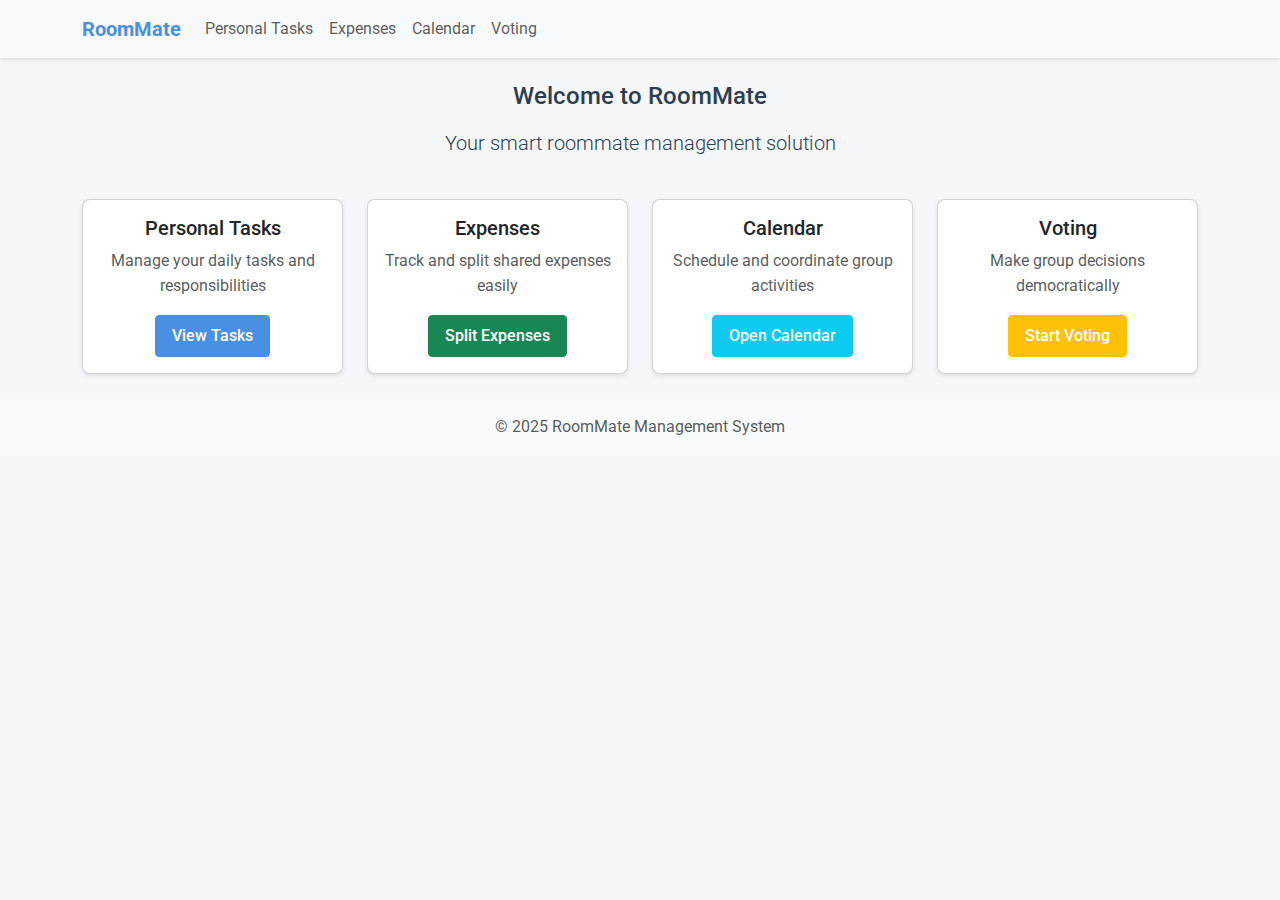
<file: index.html>
<!DOCTYPE html>
<html lang="en">
<head>
    <meta charset="UTF-8">
    <meta name="viewport" content="width=device-width, initial-scale=1.0">
    <meta name="authors" content="Tao Li (tct7yn), Zhiyuan Chang (vgs3qt)">
    <meta name="url" content="https://cs4640.cs.virginia.edu/tct7yn/project/">
    <title>Roommate Management System</title>
    <!-- Bootstrap CSS -->
    <link href="https://cdn.jsdelivr.net/npm/bootstrap@5.3.0/dist/css/bootstrap.min.css" rel="stylesheet">
    <!-- Custom CSS -->
    <link href="styles/main.css" rel="stylesheet">
    <!-- Google Fonts -->
    <link href="https://fonts.googleapis.com/css2?family=Roboto:wght@300;400;500;700&display=swap" rel="stylesheet">
</head>

<body>
    <!-- Navigation -->
    <nav class="navbar navbar-expand-lg navbar-light bg-light">
        <div class="container">
            <a class="navbar-brand" href="#">RoomMate</a>
            <button class="navbar-toggler" type="button" data-bs-toggle="collapse" data-bs-target="#navbarNav">
                <span class="navbar-toggler-icon"></span>
            </button>
            <div class="collapse navbar-collapse" id="navbarNav">
                <ul class="navbar-nav">
                    <li class="nav-item">
                        <a class="nav-link" href="pages/tasks.html">Personal Tasks</a>
                    </li>
                    <li class="nav-item">
                        <a class="nav-link" href="pages/expenses.html">Expenses</a>
                    </li>
                    <li class="nav-item">
                        <a class="nav-link" href="pages/calendar.html">Calendar</a>
                    </li>
                    <li class="nav-item">
                        <a class="nav-link" href="pages/voting.html">Voting</a>
                    </li>
                </ul>
            </div>
        </div>
    </nav>

    <!-- Main Content -->
    <main class="container mt-4">
        <div class="row">
            <div class="col-md-8 offset-md-2 text-center mb-4">
                <h1>Welcome to RoomMate</h1>
                <p class="lead">Your smart roommate management solution</p>
            </div>
        </div>
        <div class="row justify-content-center">
            <div class="col-md-3">
                <a href="pages/tasks.html" class="card text-decoration-none mb-4">
                    <div class="card-body text-center">
                        <h2 class="card-title">Personal Tasks</h2>
                        <p class="card-text text-muted">Manage your daily tasks and responsibilities</p>
                        <span class="btn btn-primary">View Tasks</span>
                    </div>
                </a>
            </div>
            <div class="col-md-3">
                <a href="pages/expenses.html" class="card text-decoration-none mb-4">
                    <div class="card-body text-center">
                        <h2 class="card-title">Expenses</h2>
                        <p class="card-text text-muted">Track and split shared expenses easily</p>
                        <span class="btn btn-success">Split Expenses</span>
                    </div>
                </a>
            </div>
            <div class="col-md-3">
                <a href="pages/calendar.html" class="card text-decoration-none mb-4">
                    <div class="card-body text-center">
                        <h2 class="card-title">Calendar</h2>
                        <p class="card-text text-muted">Schedule and coordinate group activities</p>
                        <span class="btn btn-info text-white">Open Calendar</span>
                    </div>
                </a>
            </div>
            <div class="col-md-3">
                <a href="pages/voting.html" class="card text-decoration-none mb-4">
                    <div class="card-body text-center">
                        <h2 class="card-title">Voting</h2>
                        <p class="card-text text-muted">Make group decisions democratically</p>
                        <span class="btn btn-warning text-white">Start Voting</span>
                    </div>
                </a>
            </div>
        </div>
    </main>

    <!-- Footer -->
    <footer class="footer mt-auto py-3 bg-light">
        <div class="container text-center">
            <span class="text-muted">© 2025 RoomMate Management System</span>
        </div>
    </footer>

    <!-- Bootstrap JS -->
    <script src="https://cdn.jsdelivr.net/npm/bootstrap@5.3.0/dist/js/bootstrap.bundle.min.js"></script>
</body>
</html>
</file>
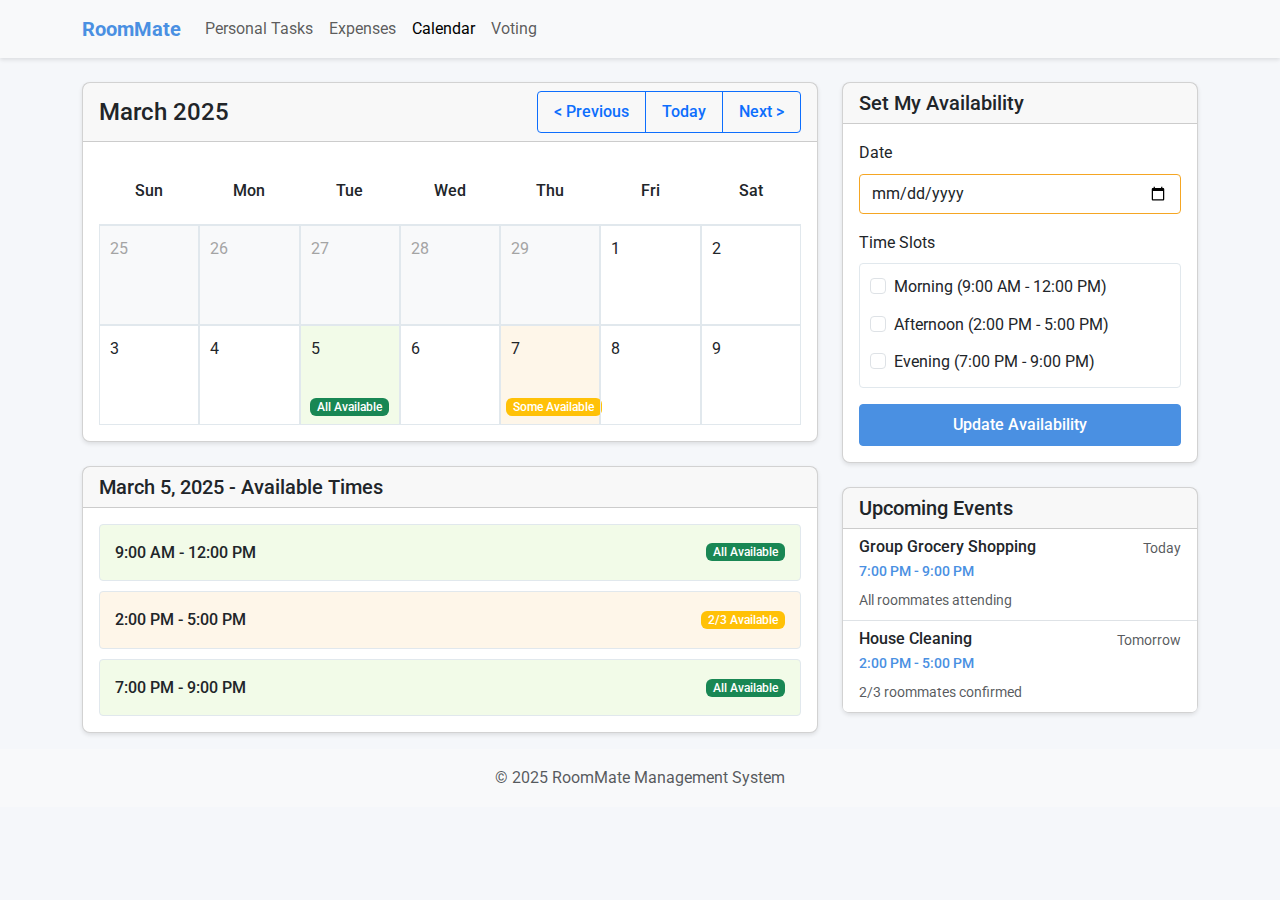
<file: pages/calendar.html>
<!DOCTYPE html>
<html lang="en">
<head>
    <meta charset="UTF-8">
    <meta name="viewport" content="width=device-width, initial-scale=1.0">
    <meta name="authors" content="Tao Li (tct7yn), Zhiyuan Chang (vgs3qt)">
    <title>Shared Calendar - RoomMate</title>
    <link href="https://cdn.jsdelivr.net/npm/bootstrap@5.3.0/dist/css/bootstrap.min.css" rel="stylesheet">
    <link href="../styles/main.css" rel="stylesheet">
    <link href="https://fonts.googleapis.com/css2?family=Roboto:wght@300;400;500;700&display=swap" rel="stylesheet">
</head>
<body>
    <!-- Navigation -->
    <nav class="navbar navbar-expand-lg navbar-light bg-light">
        <div class="container">
            <a class="navbar-brand" href="../index.html">RoomMate</a>
            <button class="navbar-toggler" type="button" data-bs-toggle="collapse" data-bs-target="#navbarNav">
                <span class="navbar-toggler-icon"></span>
            </button>
            <div class="collapse navbar-collapse" id="navbarNav">
                <ul class="navbar-nav">
                    <li class="nav-item">
                        <a class="nav-link" href="tasks.html">Personal Tasks</a>
                    </li>
                    <li class="nav-item">
                        <a class="nav-link" href="expenses.html">Expenses</a>
                    </li>
                    <li class="nav-item">
                        <a class="nav-link active" href="calendar.html">Calendar</a>
                    </li>
                    <li class="nav-item">
                        <a class="nav-link" href="voting.html">Voting</a>
                    </li>
                </ul>
            </div>
        </div>
    </nav>

    <!-- Main Content -->
    <main class="container mt-4">
        <div class="row">
            <!-- Calendar View -->
            <div class="col-md-8">
                <div class="card">
                    <div class="card-header d-flex justify-content-between align-items-center">
                        <h1 class="mb-0">March 2025</h1>
                        <div class="btn-group">
                            <button class="btn btn-outline-primary">&lt; Previous</button>
                            <button class="btn btn-outline-primary">Today</button>
                            <button class="btn btn-outline-primary">Next &gt;</button>
                        </div>
                    </div>
                    <div class="card-body">
                        <!-- Calendar Grid -->
                        <div class="calendar-grid">
                            <!-- Week Days -->
                            <div class="calendar-header">
                                <div class="calendar-cell">Sun</div>
                                <div class="calendar-cell">Mon</div>
                                <div class="calendar-cell">Tue</div>
                                <div class="calendar-cell">Wed</div>
                                <div class="calendar-cell">Thu</div>
                                <div class="calendar-cell">Fri</div>
                                <div class="calendar-cell">Sat</div>
                            </div>
                            <!-- Calendar Days -->
                            <div class="calendar-body">
                                <div class="calendar-row">
                                    <div class="calendar-day prev-month">25</div>
                                    <div class="calendar-day prev-month">26</div>
                                    <div class="calendar-day prev-month">27</div>
                                    <div class="calendar-day prev-month">28</div>
                                    <div class="calendar-day prev-month">29</div>
                                    <div class="calendar-day">1</div>
                                    <div class="calendar-day">2</div>
                                </div>
                                <div class="calendar-row">
                                    <div class="calendar-day">3</div>
                                    <div class="calendar-day">4</div>
                                    <div class="calendar-day available">5
                                        <div class="availability-indicator">
                                            <span class="badge bg-success">All Available</span>
                                        </div>
                                    </div>
                                    <div class="calendar-day">6</div>
                                    <div class="calendar-day partial">7
                                        <div class="availability-indicator">
                                            <span class="badge bg-warning">Some Available</span>
                                        </div>
                                    </div>
                                    <div class="calendar-day">8</div>
                                    <div class="calendar-day">9</div>
                                </div>
                                <!-- More weeks... -->
                            </div>
                        </div>
                    </div>
                </div>

                <!-- Time Slots -->
                <div class="card mt-4">
                    <div class="card-header">
                        <h2 class="mb-0">March 5, 2025 - Available Times</h2>
                    </div>
                    <div class="card-body">
                        <div class="time-slots">
                            <div class="time-slot available">
                                <span class="time">9:00 AM - 12:00 PM</span>
                                <span class="badge bg-success">All Available</span>
                            </div>
                            <div class="time-slot partial">
                                <span class="time">2:00 PM - 5:00 PM</span>
                                <span class="badge bg-warning">2/3 Available</span>
                            </div>
                            <div class="time-slot available">
                                <span class="time">7:00 PM - 9:00 PM</span>
                                <span class="badge bg-success">All Available</span>
                            </div>
                        </div>
                    </div>
                </div>
            </div>

            <!-- Sidebar -->
            <div class="col-md-4">
                <!-- My Availability -->
                <div class="card">
                    <div class="card-header">
                        <h2 class="mb-0">Set My Availability</h2>
                    </div>
                    <div class="card-body">
                        <form>
                            <div class="mb-3">
                                <label class="form-label">Date</label>
                                <input type="date" class="form-control" required>
                            </div>
                            <div class="mb-3">
                                <label class="form-label">Time Slots</label>
                                <div class="time-slot-selector">
                                    <div class="form-check">
                                        <input class="form-check-input" type="checkbox" id="morning">
                                        <label class="form-check-label" for="morning">
                                            Morning (9:00 AM - 12:00 PM)
                                        </label>
                                    </div>
                                    <div class="form-check">
                                        <input class="form-check-input" type="checkbox" id="afternoon">
                                        <label class="form-check-label" for="afternoon">
                                            Afternoon (2:00 PM - 5:00 PM)
                                        </label>
                                    </div>
                                    <div class="form-check">
                                        <input class="form-check-input" type="checkbox" id="evening">
                                        <label class="form-check-label" for="evening">
                                            Evening (7:00 PM - 9:00 PM)
                                        </label>
                                    </div>
                                </div>
                            </div>
                            <button type="submit" class="btn btn-primary w-100">Update Availability</button>
                        </form>
                    </div>
                </div>

                <!-- Upcoming Events -->
                <div class="card mt-4">
                    <div class="card-header">
                        <h2 class="mb-0">Upcoming Events</h2>
                    </div>
                    <div class="list-group list-group-flush">
                        <div class="list-group-item">
                            <div class="d-flex w-100 justify-content-between">
                                <h3 class="mb-1">Group Grocery Shopping</h3>
                                <small class="text-muted">Today</small>
                            </div>
                            <p class="mb-1">7:00 PM - 9:00 PM</p>
                            <small class="text-muted">All roommates attending</small>
                        </div>
                        <div class="list-group-item">
                            <div class="d-flex w-100 justify-content-between">
                                <h3 class="mb-1">House Cleaning</h3>
                                <small class="text-muted">Tomorrow</small>
                            </div>
                            <p class="mb-1">2:00 PM - 5:00 PM</p>
                            <small class="text-muted">2/3 roommates confirmed</small>
                        </div>
                    </div>
                </div>
            </div>
        </div>
    </main>

    <!-- Footer -->
    <footer class="footer mt-auto py-3 bg-light">
        <div class="container text-center">
            <span class="text-muted">© 2025 RoomMate Management System</span>
        </div>
    </footer>

    <!-- Bootstrap JS -->
    <script src="https://cdn.jsdelivr.net/npm/bootstrap@5.3.0/dist/js/bootstrap.bundle.min.js"></script>
</body>
</html>
</file>
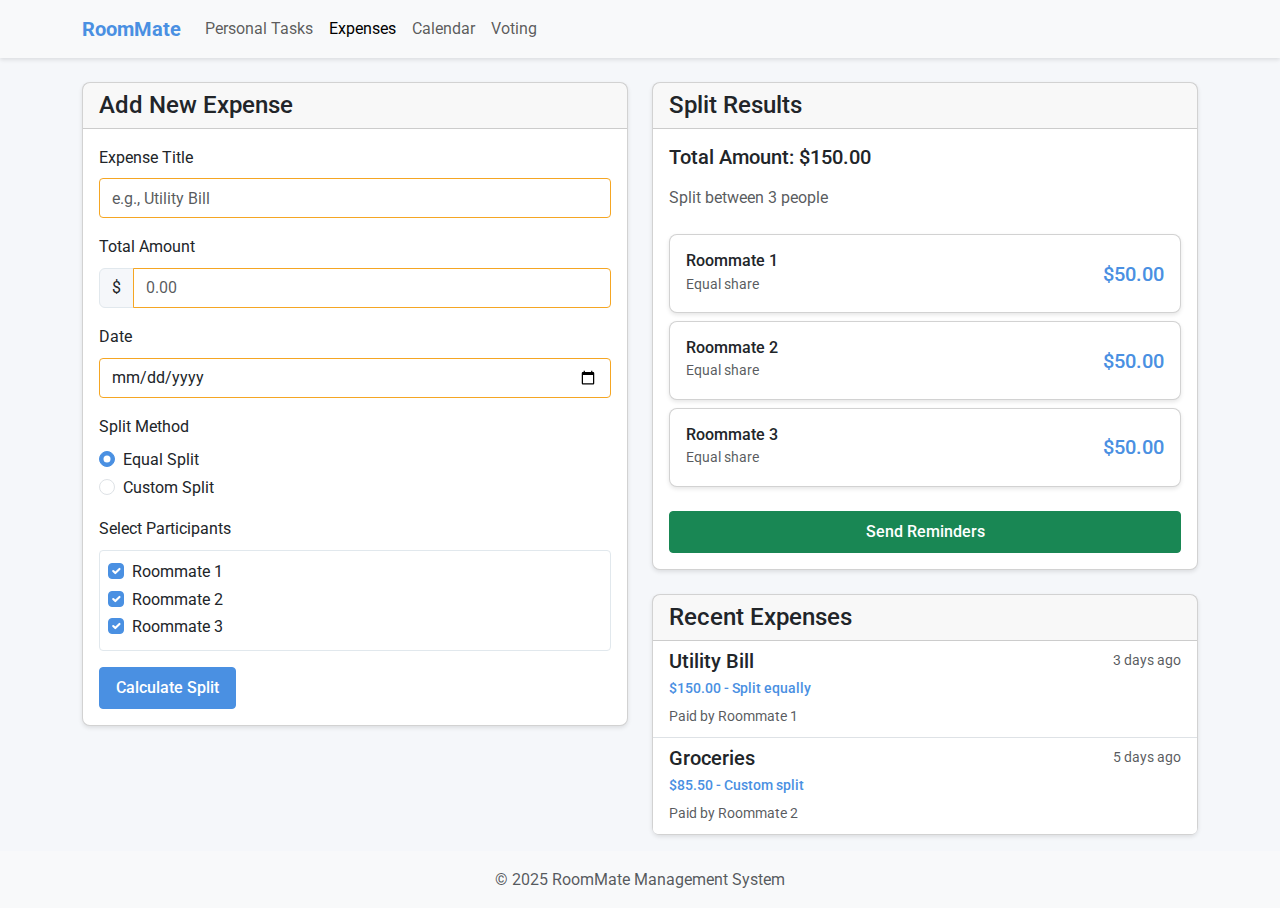
<file: pages/expenses.html>
<!DOCTYPE html>
<html lang="en">
<head>
    <meta charset="UTF-8">
    <meta name="viewport" content="width=device-width, initial-scale=1.0">
    <meta name="authors" content="Tao Li (tct7yn), Zhiyuan Chang (vgs3qt)">
    <title>Expense Calculator - RoomMate</title>
    <link href="https://cdn.jsdelivr.net/npm/bootstrap@5.3.0/dist/css/bootstrap.min.css" rel="stylesheet">
    <link href="../styles/main.css" rel="stylesheet">
    <link href="https://fonts.googleapis.com/css2?family=Roboto:wght@300;400;500;700&display=swap" rel="stylesheet">
</head>
<body>
    <!-- Navigation -->
    <nav class="navbar navbar-expand-lg navbar-light bg-light">
        <div class="container">
            <a class="navbar-brand" href="../index.html">RoomMate</a>
            <button class="navbar-toggler" type="button" data-bs-toggle="collapse" data-bs-target="#navbarNav">
                <span class="navbar-toggler-icon"></span>
            </button>
            <div class="collapse navbar-collapse" id="navbarNav">
                <ul class="navbar-nav">
                    <li class="nav-item">
                        <a class="nav-link" href="tasks.html">Personal Tasks</a>
                    </li>
                    <li class="nav-item">
                        <a class="nav-link active" href="expenses.html">Expenses</a>
                    </li>
                    <li class="nav-item">
                        <a class="nav-link" href="calendar.html">Calendar</a>
                    </li>
                    <li class="nav-item">
                        <a class="nav-link" href="voting.html">Voting</a>
                    </li>
                </ul>
            </div>
        </div>
    </nav>

    <!-- Main Content -->
    <main class="container mt-4">
        <div class="row">
            <!-- Expense Input Form -->
            <div class="col-md-6">
                <div class="card">
                    <div class="card-header">
                        <h1 class="mb-0">Add New Expense</h1>
                    </div>
                    <div class="card-body">
                        <form>
                            <div class="mb-3">
                                <label for="expenseTitle" class="form-label">Expense Title</label>
                                <input type="text" class="form-control" id="expenseTitle" placeholder="e.g., Utility Bill" required>
                            </div>
                            <div class="mb-3">
                                <label for="expenseAmount" class="form-label">Total Amount</label>
                                <div class="input-group">
                                    <span class="input-group-text">$</span>
                                    <input type="number" class="form-control" id="expenseAmount" placeholder="0.00" step="0.01" min="0" required>
                                </div>
                            </div>
                            <div class="mb-3">
                                <label for="expenseDate" class="form-label">Date</label>
                                <input type="date" class="form-control" id="expenseDate" required>
                            </div>
                            <div class="mb-3">
                                <label class="form-label">Split Method</label>
                                <div class="form-check">
                                    <input class="form-check-input" type="radio" name="splitMethod" id="equalSplit" checked>
                                    <label class="form-check-label" for="equalSplit">Equal Split</label>
                                </div>
                                <div class="form-check">
                                    <input class="form-check-input" type="radio" name="splitMethod" id="customSplit">
                                    <label class="form-check-label" for="customSplit">Custom Split</label>
                                </div>
                            </div>
                            <div class="mb-3">
                                <label class="form-label">Select Participants</label>
                                <div class="participant-list">
                                    <div class="form-check">
                                        <input class="form-check-input" type="checkbox" id="member1" checked>
                                        <label class="form-check-label" for="member1">Roommate 1</label>
                                    </div>
                                    <div class="form-check">
                                        <input class="form-check-input" type="checkbox" id="member2" checked>
                                        <label class="form-check-label" for="member2">Roommate 2</label>
                                    </div>
                                    <div class="form-check">
                                        <input class="form-check-input" type="checkbox" id="member3" checked>
                                        <label class="form-check-label" for="member3">Roommate 3</label>
                                    </div>
                                </div>
                            </div>
                            <button type="submit" class="btn btn-primary">Calculate Split</button>
                        </form>
                    </div>
                </div>
            </div>

            <!-- Split Results -->
            <div class="col-md-6">
                <div class="card">
                    <div class="card-header">
                        <h1 class="mb-0">Split Results</h1>
                    </div>
                    <div class="card-body">
                        <div class="split-summary mb-4">
                            <h2>Total Amount: $150.00</h2>
                            <p class="text-muted">Split between 3 people</p>
                        </div>
                        <div class="split-details">
                            <div class="split-item card mb-2">
                                <div class="card-body d-flex justify-content-between align-items-center">
                                    <div>
                                        <h3 class="mb-0">Roommate 1</h3>
                                        <small class="text-muted">Equal share</small>
                                    </div>
                                    <div class="amount">$50.00</div>
                                </div>
                            </div>
                            <div class="split-item card mb-2">
                                <div class="card-body d-flex justify-content-between align-items-center">
                                    <div>
                                        <h3 class="mb-0">Roommate 2</h3>
                                        <small class="text-muted">Equal share</small>
                                    </div>
                                    <div class="amount">$50.00</div>
                                </div>
                            </div>
                            <div class="split-item card mb-2">
                                <div class="card-body d-flex justify-content-between align-items-center">
                                    <div>
                                        <h3 class="mb-0">Roommate 3</h3>
                                        <small class="text-muted">Equal share</small>
                                    </div>
                                    <div class="amount">$50.00</div>
                                </div>
                            </div>
                        </div>
                        <div class="mt-4">
                            <button class="btn btn-success w-100">Send Reminders</button>
                        </div>
                    </div>
                </div>

                <!-- Recent Expenses -->
                <div class="card mt-4">
                    <div class="card-header">
                        <h1 class="mb-0">Recent Expenses</h1>
                    </div>
                    <div class="list-group list-group-flush">
                        <a href="#" class="list-group-item list-group-item-action">
                            <div class="d-flex w-100 justify-content-between">
                                <h2 class="mb-1">Utility Bill</h2>
                                <small class="text-muted">3 days ago</small>
                            </div>
                            <p class="mb-1">$150.00 - Split equally</p>
                            <small class="text-muted">Paid by Roommate 1</small>
                        </a>
                        <a href="#" class="list-group-item list-group-item-action">
                            <div class="d-flex w-100 justify-content-between">
                                <h2 class="mb-1">Groceries</h2>
                                <small class="text-muted">5 days ago</small>
                            </div>
                            <p class="mb-1">$85.50 - Custom split</p>
                            <small class="text-muted">Paid by Roommate 2</small>
                        </a>
                    </div>
                </div>
            </div>
        </div>
    </main>

    <!-- Footer -->
    <footer class="footer mt-auto py-3 bg-light">
        <div class="container text-center">
            <span class="text-muted">© 2025 RoomMate Management System</span>
        </div>
    </footer>

    <!-- Bootstrap JS -->
    <script src="https://cdn.jsdelivr.net/npm/bootstrap@5.3.0/dist/js/bootstrap.bundle.min.js"></script>
</body>
</html>
</file>
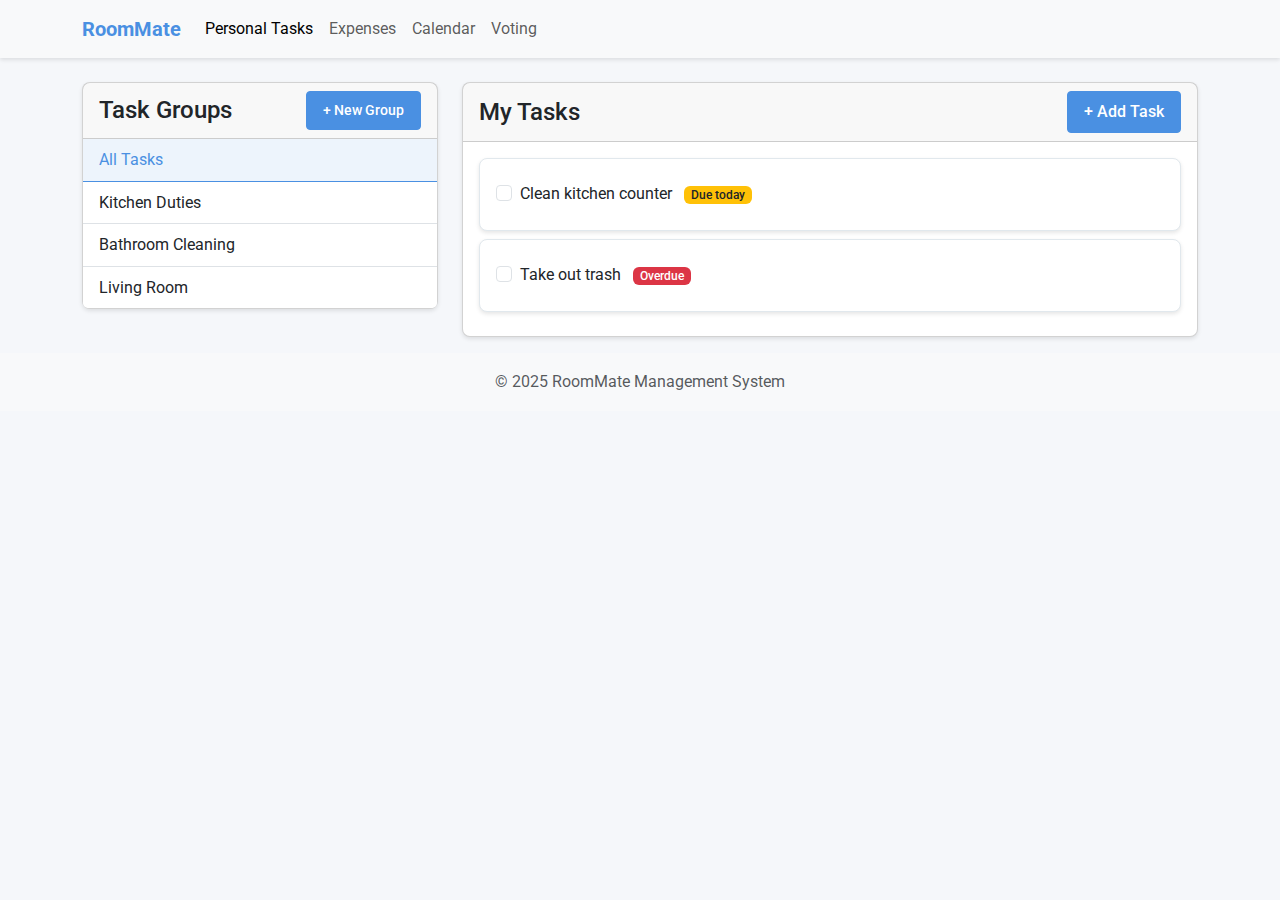
<file: pages/tasks.html>
<!DOCTYPE html>
<html lang="en">
<head>
    <meta charset="UTF-8">
    <meta name="viewport" content="width=device-width, initial-scale=1.0">
    <meta name="authors" content="Tao Li (tct7yn), Zhiyuan Chang (vgs3qt)">
    <title>Personal Tasks - RoomMate</title>
    <link href="https://cdn.jsdelivr.net/npm/bootstrap@5.3.0/dist/css/bootstrap.min.css" rel="stylesheet">
    <link href="../styles/main.css" rel="stylesheet">
    <link href="https://fonts.googleapis.com/css2?family=Roboto:wght@300;400;500;700&display=swap" rel="stylesheet">
</head>
<body>
    <!-- Navigation -->
    <nav class="navbar navbar-expand-lg navbar-light bg-light">
        <div class="container">
            <a class="navbar-brand" href="../index.html">RoomMate</a>
            <button class="navbar-toggler" type="button" data-bs-toggle="collapse" data-bs-target="#navbarNav">
                <span class="navbar-toggler-icon"></span>
            </button>
            <div class="collapse navbar-collapse" id="navbarNav">
                <ul class="navbar-nav">
                    <li class="nav-item">
                        <a class="nav-link active" href="tasks.html">Personal Tasks</a>
                    </li>
                    <li class="nav-item">
                        <a class="nav-link" href="expenses.html">Expenses</a>
                    </li>
                    <li class="nav-item">
                        <a class="nav-link" href="calendar.html">Calendar</a>
                    </li>
                    <li class="nav-item">
                        <a class="nav-link" href="voting.html">Voting</a>
                    </li>
                </ul>
            </div>
        </div>
    </nav>

    <!-- Main Content -->
    <main class="container mt-4">
        <div class="row">
            <!-- Task Groups -->
            <div class="col-md-4">
                <div class="card">
                    <div class="card-header d-flex justify-content-between align-items-center">
                        <h1 class="mb-0">Task Groups</h1>
                        <button class="btn btn-sm btn-primary" data-bs-toggle="modal" data-bs-target="#addGroupModal">
                            + New Group
                        </button>
                    </div>
                    <div class="list-group list-group-flush">
                        <a href="#" class="list-group-item list-group-item-action active">All Tasks</a>
                        <a href="#" class="list-group-item list-group-item-action">Kitchen Duties</a>
                        <a href="#" class="list-group-item list-group-item-action">Bathroom Cleaning</a>
                        <a href="#" class="list-group-item list-group-item-action">Living Room</a>
                    </div>
                </div>
            </div>

            <!-- Task List -->
            <div class="col-md-8">
                <div class="card">
                    <div class="card-header d-flex justify-content-between align-items-center">
                        <h1 class="mb-0">My Tasks</h1>
                        <button class="btn btn-primary" data-bs-toggle="modal" data-bs-target="#addTaskModal">
                            + Add Task
                        </button>
                    </div>
                    <div class="card-body">
                        <!-- Task Items -->
                        <div class="task-item card mb-2">
                            <div class="card-body d-flex justify-content-between align-items-center">
                                <div class="form-check">
                                    <input class="form-check-input" type="checkbox" id="task1">
                                    <label class="form-check-label" for="task1">
                                        Clean kitchen counter
                                        <span class="badge bg-warning text-dark ms-2">Due today</span>
                                    </label>
                                </div>
                                <div class="task-actions">
                                    <button class="btn btn-sm btn-outline-primary me-2">Edit</button>
                                    <button class="btn btn-sm btn-outline-danger">Delete</button>
                                </div>
                            </div>
                        </div>

                        <div class="task-item card mb-2">
                            <div class="card-body d-flex justify-content-between align-items-center">
                                <div class="form-check">
                                    <input class="form-check-input" type="checkbox" id="task2">
                                    <label class="form-check-label" for="task2">
                                        Take out trash
                                        <span class="badge bg-danger text-white ms-2">Overdue</span>
                                    </label>
                                </div>
                                <div class="task-actions">
                                    <button class="btn btn-sm btn-outline-primary me-2">Edit</button>
                                    <button class="btn btn-sm btn-outline-danger">Delete</button>
                                </div>
                            </div>
                        </div>
                    </div>
                </div>
            </div>
        </div>
    </main>

    <!-- Add Task Modal -->
    <div class="modal fade" id="addTaskModal" tabindex="-1">
        <div class="modal-dialog">
            <div class="modal-content">
                <div class="modal-header">
                    <h2 class="modal-title">Add New Task</h2>
                    <button type="button" class="btn-close" data-bs-dismiss="modal"></button>
                </div>
                <div class="modal-body">
                    <form>
                        <div class="mb-3">
                            <label for="taskName" class="form-label">Task Name</label>
                            <input type="text" class="form-control" id="taskName" required>
                        </div>
                        <div class="mb-3">
                            <label for="taskGroup" class="form-label">Group</label>
                            <select class="form-select" id="taskGroup">
                                <option>Kitchen Duties</option>
                                <option>Bathroom Cleaning</option>
                                <option>Living Room</option>
                            </select>
                        </div>
                        <div class="mb-3">
                            <label for="dueDate" class="form-label">Due Date</label>
                            <input type="date" class="form-control" id="dueDate" required>
                        </div>
                        <div class="mb-3">
                            <label for="priority" class="form-label">Priority</label>
                            <select class="form-select" id="priority">
                                <option value="low">Low</option>
                                <option value="medium">Medium</option>
                                <option value="high">High</option>
                            </select>
                        </div>
                        <div class="mb-3">
                            <label for="notes" class="form-label">Notes</label>
                            <textarea class="form-control" id="notes" rows="3"></textarea>
                        </div>
                    </form>
                </div>
                <div class="modal-footer">
                    <button type="button" class="btn btn-secondary" data-bs-dismiss="modal">Cancel</button>
                    <button type="button" class="btn btn-primary">Add Task</button>
                </div>
            </div>
        </div>
    </div>

    <!-- Add Group Modal -->
    <div class="modal fade" id="addGroupModal" tabindex="-1">
        <div class="modal-dialog">
            <div class="modal-content">
                <div class="modal-header">
                    <h2 class="modal-title">Add New Group</h2>
                    <button type="button" class="btn-close" data-bs-dismiss="modal"></button>
                </div>
                <div class="modal-body">
                    <form>
                        <div class="mb-3">
                            <label for="groupName" class="form-label">Group Name</label>
                            <input type="text" class="form-control" id="groupName" required>
                        </div>
                        <div class="mb-3">
                            <label for="groupColor" class="form-label">Group Color</label>
                            <input type="color" class="form-control form-control-color" id="groupColor" value="#4A90E2">
                        </div>
                    </form>
                </div>
                <div class="modal-footer">
                    <button type="button" class="btn btn-secondary" data-bs-dismiss="modal">Cancel</button>
                    <button type="button" class="btn btn-primary">Create Group</button>
                </div>
            </div>
        </div>
    </div>

    <!-- Footer -->
    <footer class="footer mt-auto py-3 bg-light">
        <div class="container text-center">
            <span class="text-muted">© 2025 RoomMate Management System</span>
        </div>
    </footer>

    <!-- Bootstrap JS -->
    <script src="https://cdn.jsdelivr.net/npm/bootstrap@5.3.0/dist/js/bootstrap.bundle.min.js"></script>
</body>
</html>
</file>
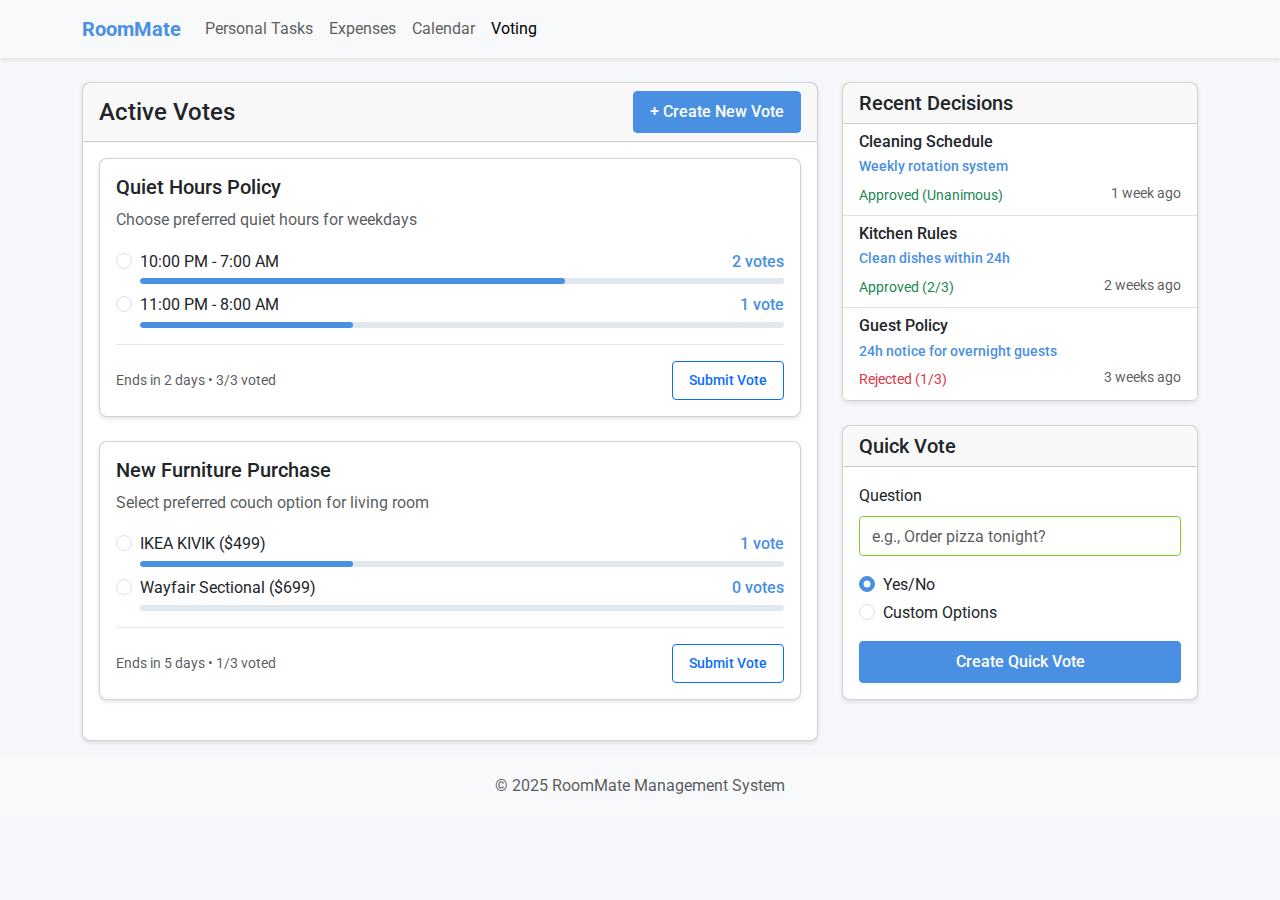
<file: pages/voting.html>
<!DOCTYPE html>
<html lang="en">
<head>
    <meta charset="UTF-8">
    <meta name="viewport" content="width=device-width, initial-scale=1.0">
    <meta name="authors" content="Tao Li (tct7yn), Zhiyuan Chang (vgs3qt)">
    <title>Voting System - RoomMate</title>
    <link href="https://cdn.jsdelivr.net/npm/bootstrap@5.3.0/dist/css/bootstrap.min.css" rel="stylesheet">
    <link href="../styles/main.css" rel="stylesheet">
    <link href="https://fonts.googleapis.com/css2?family=Roboto:wght@300;400;500;700&display=swap" rel="stylesheet">
</head>
<body>
    <!-- Navigation -->
    <nav class="navbar navbar-expand-lg navbar-light bg-light">
        <div class="container">
            <a class="navbar-brand" href="../index.html">RoomMate</a>
            <button class="navbar-toggler" type="button" data-bs-toggle="collapse" data-bs-target="#navbarNav">
                <span class="navbar-toggler-icon"></span>
            </button>
            <div class="collapse navbar-collapse" id="navbarNav">
                <ul class="navbar-nav">
                    <li class="nav-item">
                        <a class="nav-link" href="tasks.html">Personal Tasks</a>
                    </li>
                    <li class="nav-item">
                        <a class="nav-link" href="expenses.html">Expenses</a>
                    </li>
                    <li class="nav-item">
                        <a class="nav-link" href="calendar.html">Calendar</a>
                    </li>
                    <li class="nav-item">
                        <a class="nav-link active" href="voting.html">Voting</a>
                    </li>
                </ul>
            </div>
        </div>
    </nav>

    <!-- Main Content -->
    <main class="container mt-4">
        <div class="row">
            <!-- Active Votes -->
            <div class="col-md-8">
                <div class="card">
                    <div class="card-header d-flex justify-content-between align-items-center">
                        <h1 class="mb-0">Active Votes</h1>
                        <button class="btn btn-primary" data-bs-toggle="modal" data-bs-target="#newVoteModal">
                            + Create New Vote
                        </button>
                    </div>
                    <div class="card-body">
                        <!-- Vote Items -->
                        <div class="vote-item card mb-4">
                            <div class="card-body">
                                <h2 class="card-title">Quiet Hours Policy</h2>
                                <p class="card-text text-muted mb-3">Choose preferred quiet hours for weekdays</p>
                                <div class="vote-options">
                                    <div class="form-check mb-2">
                                        <input class="form-check-input" type="radio" name="quietHours" id="option1">
                                        <label class="form-check-label d-flex justify-content-between" for="option1">
                                            <span>10:00 PM - 7:00 AM</span>
                                            <span class="vote-count">2 votes</span>
                                        </label>
                                        <div class="progress mt-1">
                                            <div class="progress-bar" role="progressbar" style="width: 66%" aria-valuenow="66" aria-valuemin="0" aria-valuemax="100"></div>
                                        </div>
                                    </div>
                                    <div class="form-check mb-2">
                                        <input class="form-check-input" type="radio" name="quietHours" id="option2">
                                        <label class="form-check-label d-flex justify-content-between" for="option2">
                                            <span>11:00 PM - 8:00 AM</span>
                                            <span class="vote-count">1 vote</span>
                                        </label>
                                        <div class="progress mt-1">
                                            <div class="progress-bar" role="progressbar" style="width: 33%" aria-valuenow="33" aria-valuemin="0" aria-valuemax="100"></div>
                                        </div>
                                    </div>
                                </div>
                                <div class="vote-footer mt-3">
                                    <small class="text-muted">Ends in 2 days • 3/3 voted</small>
                                    <button class="btn btn-sm btn-outline-primary float-end">Submit Vote</button>
                                </div>
                            </div>
                        </div>

                        <div class="vote-item card mb-4">
                            <div class="card-body">
                                <h2 class="card-title">New Furniture Purchase</h2>
                                <p class="card-text text-muted mb-3">Select preferred couch option for living room</p>
                                <div class="vote-options">
                                    <div class="form-check mb-2">
                                        <input class="form-check-input" type="radio" name="furniture" id="furniture1">
                                        <label class="form-check-label d-flex justify-content-between" for="furniture1">
                                            <span>IKEA KIVIK ($499)</span>
                                            <span class="vote-count">1 vote</span>
                                        </label>
                                        <div class="progress mt-1">
                                            <div class="progress-bar" role="progressbar" style="width: 33%" aria-valuenow="33" aria-valuemin="0" aria-valuemax="100"></div>
                                        </div>
                                    </div>
                                    <div class="form-check mb-2">
                                        <input class="form-check-input" type="radio" name="furniture" id="furniture2">
                                        <label class="form-check-label d-flex justify-content-between" for="furniture2">
                                            <span>Wayfair Sectional ($699)</span>
                                            <span class="vote-count">0 votes</span>
                                        </label>
                                        <div class="progress mt-1">
                                            <div class="progress-bar" role="progressbar" style="width: 0%" aria-valuenow="0" aria-valuemin="0" aria-valuemax="100"></div>
                                        </div>
                                    </div>
                                </div>
                                <div class="vote-footer mt-3">
                                    <small class="text-muted">Ends in 5 days • 1/3 voted</small>
                                    <button class="btn btn-sm btn-outline-primary float-end">Submit Vote</button>
                                </div>
                            </div>
                        </div>
                    </div>
                </div>
            </div>

            <!-- Sidebar -->
            <div class="col-md-4">
                <!-- Vote History -->
                <div class="card">
                    <div class="card-header">
                        <h2 class="mb-0">Recent Decisions</h2>
                    </div>
                    <div class="list-group list-group-flush">
                        <div class="list-group-item">
                            <h3 class="mb-1">Cleaning Schedule</h3>
                            <p class="mb-1">Weekly rotation system</p>
                            <small class="text-success">Approved (Unanimous)</small>
                            <small class="text-muted float-end">1 week ago</small>
                        </div>
                        <div class="list-group-item">
                            <h3 class="mb-1">Kitchen Rules</h3>
                            <p class="mb-1">Clean dishes within 24h</p>
                            <small class="text-success">Approved (2/3)</small>
                            <small class="text-muted float-end">2 weeks ago</small>
                        </div>
                        <div class="list-group-item">
                            <h3 class="mb-1">Guest Policy</h3>
                            <p class="mb-1">24h notice for overnight guests</p>
                            <small class="text-danger">Rejected (1/3)</small>
                            <small class="text-muted float-end">3 weeks ago</small>
                        </div>
                    </div>
                </div>

                <!-- Quick Vote -->
                <div class="card mt-4">
                    <div class="card-header">
                        <h2 class="mb-0">Quick Vote</h2>
                    </div>
                    <div class="card-body">
                        <form>
                            <div class="mb-3">
                                <label class="form-label">Question</label>
                                <input type="text" class="form-control" placeholder="e.g., Order pizza tonight?">
                            </div>
                            <div class="mb-3">
                                <div class="form-check">
                                    <input class="form-check-input" type="radio" name="voteType" id="yesNo" checked>
                                    <label class="form-check-label" for="yesNo">Yes/No</label>
                                </div>
                                <div class="form-check">
                                    <input class="form-check-input" type="radio" name="voteType" id="custom">
                                    <label class="form-check-label" for="custom">Custom Options</label>
                                </div>
                            </div>
                            <button type="submit" class="btn btn-primary w-100">Create Quick Vote</button>
                        </form>
                    </div>
                </div>
            </div>
        </div>
    </main>

    <!-- New Vote Modal -->
    <div class="modal fade" id="newVoteModal" tabindex="-1">
        <div class="modal-dialog">
            <div class="modal-content">
                <div class="modal-header">
                    <h3 class="modal-title">Create New Vote</h3>
                    <button type="button" class="btn-close" data-bs-dismiss="modal"></button>
                </div>
                <div class="modal-body">
                    <form>
                        <div class="mb-3">
                            <label class="form-label">Title</label>
                            <input type="text" class="form-control" required>
                        </div>
                        <div class="mb-3">
                            <label class="form-label">Description</label>
                            <textarea class="form-control" rows="3"></textarea>
                        </div>
                        <div class="mb-3">
                            <label class="form-label">Options</label>
                            <div class="vote-options-input">
                                <div class="input-group mb-2">
                                    <input type="text" class="form-control" placeholder="Option 1">
                                    <button class="btn btn-outline-danger" type="button">×</button>
                                </div>
                                <div class="input-group mb-2">
                                    <input type="text" class="form-control" placeholder="Option 2">
                                    <button class="btn btn-outline-danger" type="button">×</button>
                                </div>
                            </div>
                            <button type="button" class="btn btn-outline-secondary btn-sm">+ Add Option</button>
                        </div>
                        <div class="mb-3">
                            <label class="form-label">Duration</label>
                            <select class="form-select">
                                <option>24 hours</option>
                                <option>48 hours</option>
                                <option>1 week</option>
                                <option>Custom</option>
                            </select>
                        </div>
                    </form>
                </div>
                <div class="modal-footer">
                    <button type="button" class="btn btn-secondary" data-bs-dismiss="modal">Cancel</button>
                    <button type="button" class="btn btn-primary">Create Vote</button>
                </div>
            </div>
        </div>
    </div>

    <!-- Footer -->
    <footer class="footer mt-auto py-3 bg-light">
        <div class="container text-center">
            <span class="text-muted">© 2025 RoomMate Management System</span>
        </div>
    </footer>

    <!-- Bootstrap JS -->
    <script src="https://cdn.jsdelivr.net/npm/bootstrap@5.3.0/dist/js/bootstrap.bundle.min.js"></script>
</body>
</html>
</file>
<file: styles/main.css>
/* 
 * RoomMate Management System Styles
 * Authors: Tao Li (tct7yn), Zhiyuan Chang (vgs3qt)
 */

/* Main CSS Variables */
:root {
    --primary-color: #4A90E2;
    --secondary-color: #50E3C2;
    --background-color: #F5F7FA;
    --text-color: #2C3E50;
    --warning-color: #F5A623;
    --success-color: #7ED321;
    
    --spacing-sm: 8px;
    --spacing-md: 16px;
    --spacing-lg: 24px;
    --spacing-xl: 32px;
    
    --border-radius-sm: 4px;
    --border-radius-lg: 8px;
    
    --box-shadow: 0 2px 4px rgba(0,0,0,0.1);
}

/* Base Styles */
body {
    font-family: 'Roboto', sans-serif;
    color: var(--text-color);
    background-color: var(--background-color);
    line-height: 1.6;
}

/* Typography */
h1, h2, h3, h4, h5, h6 {
    margin-bottom: var(--spacing-md);
    font-weight: 500;
}

h1 { font-size: 24px; }
h2 { font-size: 20px; }
h3 { font-size: 16px; }

/* Components */
.btn {
    border-radius: var(--border-radius-sm);
    padding: 8px 16px;
    font-weight: 500;
    transition: all 0.3s ease;
}

.btn-primary {
    background-color: var(--primary-color);
    border-color: var(--primary-color);
}

.btn-secondary {
    background-color: var(--secondary-color);
    border-color: var(--secondary-color);
}

.card {
    border-radius: var(--border-radius-lg);
    box-shadow: var(--box-shadow);
    background: white;
    margin-bottom: var(--spacing-md);
}

/* Form Elements */
.form-control {
    height: 40px;
    border-radius: var(--border-radius-sm);
    border: 1px solid #E1E8ED;
}

.form-control:focus {
    border-color: var(--primary-color);
    box-shadow: 0 0 0 0.2rem rgba(74, 144, 226, 0.25);
}

/* Navigation */
.navbar {
    box-shadow: var(--box-shadow);
}

.navbar-brand {
    font-weight: 700;
    color: var(--primary-color) !important;
}

/* Responsive Design */
@media (max-width: 768px) {
    .container {
        padding-left: var(--spacing-md);
        padding-right: var(--spacing-md);
    }
    
    h1 { font-size: 20px; }
    h2 { font-size: 18px; }
    h3 { font-size: 16px; }
}

/* Utility Classes */
.mt-lg { margin-top: var(--spacing-lg); }
.mb-lg { margin-bottom: var(--spacing-lg); }
.p-lg { padding: var(--spacing-lg); }

/* Animation */
.fade-in {
    animation: fadeIn 0.3s ease-in;
}

@keyframes fadeIn {
    from { opacity: 0; }
    to { opacity: 1; }
}

/* Task Page Specific Styles */
.task-item {
    transition: all 0.2s ease;
    border: 1px solid #E1E8ED;
}

.task-item:hover {
    transform: translateX(5px);
    box-shadow: var(--box-shadow);
}

.task-item .form-check-input:checked + .form-check-label {
    text-decoration: line-through;
    color: #6c757d;
}

.task-actions {
    opacity: 0;
    transition: opacity 0.2s ease;
}

.task-item:hover .task-actions {
    opacity: 1;
}

.badge {
    font-size: 0.75rem;
    padding: 0.25em 0.6em;
    font-weight: 500;
}

/* Priority Colors */
.priority-high {
    border-left: 4px solid var(--warning-color);
}

.priority-medium {
    border-left: 4px solid var(--primary-color);
}

.priority-low {
    border-left: 4px solid var(--secondary-color);
}

/* Group List Styles */
.list-group-item {
    border-left: 4px solid transparent;
    transition: all 0.2s ease;
}

.list-group-item:hover {
    background-color: var(--background-color);
}

.list-group-item.active {
    background-color: rgba(74, 144, 226, 0.1);
    color: var(--primary-color);
    border-color: var(--primary-color);
}

/* Modal Styles */
.modal-content {
    border-radius: var(--border-radius-lg);
}

.modal-header {
    border-bottom: 1px solid #E1E8ED;
}

.modal-footer {
    border-top: 1px solid #E1E8ED;
}

/* Form Control Colors */
.form-control-color {
    width: 100px;
    height: 40px;
    padding: 0.375rem;
}

/* Expense Calculator Styles */
.split-summary h3 {
    color: var(--primary-color);
    font-size: 1.5rem;
    margin-bottom: 0.5rem;
}

.split-item {
    transition: transform 0.2s ease;
}

.split-item:hover {
    transform: translateY(-2px);
}

.amount {
    font-size: 1.25rem;
    font-weight: 500;
    color: var(--primary-color);
}

.participant-list {
    max-height: 200px;
    overflow-y: auto;
    padding: 0.5rem;
    border: 1px solid #E1E8ED;
    border-radius: var(--border-radius-sm);
}

.input-group-text {
    background-color: var(--background-color);
    border-color: #E1E8ED;
}

/* Recent Expenses List */
.list-group-item-action:hover {
    background-color: rgba(74, 144, 226, 0.05);
}

.list-group-item h5 {
    color: var(--text-color);
    font-size: 1rem;
    margin-bottom: 0.25rem;
}

.list-group-item p {
    color: var(--primary-color);
    font-weight: 500;
}

/* Form Validation Styles */
.form-control:invalid {
    border-color: var(--warning-color);
}

.form-control:valid {
    border-color: var(--success-color);
}

/* Custom Radio and Checkbox Styles */
.form-check-input:checked {
    background-color: var(--primary-color);
    border-color: var(--primary-color);
}

.form-check-input:focus {
    box-shadow: 0 0 0 0.2rem rgba(74, 144, 226, 0.25);
}

/* Calendar Styles */
.calendar-grid {
    width: 100%;
}

.calendar-header {
    display: grid;
    grid-template-columns: repeat(7, 1fr);
    text-align: center;
    font-weight: 500;
    border-bottom: 1px solid #E1E8ED;
    padding: 10px 0;
}

.calendar-body {
    display: flex;
    flex-direction: column;
}

.calendar-row {
    display: grid;
    grid-template-columns: repeat(7, 1fr);
}

.calendar-cell {
    padding: 10px;
    text-align: center;
}

.calendar-day {
    padding: 10px;
    min-height: 100px;
    border: 1px solid #E1E8ED;
    position: relative;
    transition: all 0.2s ease;
}

.calendar-day:hover {
    background-color: rgba(74, 144, 226, 0.05);
}

.calendar-day.prev-month,
.calendar-day.next-month {
    color: #A4A4A4;
    background-color: #F8F9FA;
}

.calendar-day.available {
    background-color: rgba(126, 211, 33, 0.1);
}

.calendar-day.partial {
    background-color: rgba(245, 166, 35, 0.1);
}

.availability-indicator {
    position: absolute;
    bottom: 5px;
    left: 5px;
    right: 5px;
    text-align: center;
}

/* Time Slots */
.time-slots {
    display: flex;
    flex-direction: column;
    gap: 10px;
}

.time-slot {
    display: flex;
    justify-content: space-between;
    align-items: center;
    padding: 15px;
    border: 1px solid #E1E8ED;
    border-radius: var(--border-radius-sm);
    transition: all 0.2s ease;
}

.time-slot:hover {
    transform: translateX(5px);
    box-shadow: var(--box-shadow);
}

.time-slot.available {
    background-color: rgba(126, 211, 33, 0.1);
}

.time-slot.partial {
    background-color: rgba(245, 166, 35, 0.1);
}

.time {
    font-weight: 500;
}

/* Time Slot Selector */
.time-slot-selector {
    display: flex;
    flex-direction: column;
    gap: 10px;
    padding: 10px;
    border: 1px solid #E1E8ED;
    border-radius: var(--border-radius-sm);
}

/* Responsive Calendar */
@media (max-width: 768px) {
    .calendar-day {
        min-height: 60px;
        font-size: 0.875rem;
    }

    .availability-indicator {
        font-size: 0.75rem;
    }

    .calendar-header {
        font-size: 0.875rem;
    }
}

/* Voting System Styles */
.vote-item {
    transition: transform 0.2s ease;
}

.vote-item:hover {
    transform: translateY(-2px);
    box-shadow: var(--box-shadow);
}

.vote-options {
    margin: 1rem 0;
}

.vote-count {
    color: var(--primary-color);
    font-weight: 500;
}

.progress {
    height: 6px;
    background-color: #E1E8ED;
    border-radius: var(--border-radius-sm);
}

.progress-bar {
    background-color: var(--primary-color);
    border-radius: var(--border-radius-sm);
}

.vote-footer {
    display: flex;
    justify-content: space-between;
    align-items: center;
    margin-top: 1rem;
    padding-top: 1rem;
    border-top: 1px solid #E1E8ED;
}

/* Vote History */
.list-group-item h5 {
    font-size: 1rem;
    margin-bottom: 0.25rem;
}

.list-group-item p {
    font-size: 0.875rem;
    margin-bottom: 0.5rem;
}

/* Quick Vote Form */
.vote-type-selector {
    display: flex;
    gap: 1rem;
    margin-bottom: 1rem;
}

/* Vote Options Input */
.vote-options-input {
    margin-bottom: 1rem;
}

.vote-options-input .input-group {
    margin-bottom: 0.5rem;
}

.vote-options-input .btn-outline-danger {
    border-color: #E1E8ED;
    color: var(--warning-color);
}

.vote-options-input .btn-outline-danger:hover {
    background-color: var(--warning-color);
    border-color: var(--warning-color);
    color: white;
}

/* Vote Status Indicators */
.vote-status {
    display: inline-block;
    padding: 0.25rem 0.5rem;
    border-radius: var(--border-radius-sm);
    font-size: 0.75rem;
    font-weight: 500;
}

.vote-status.active {
    background-color: rgba(126, 211, 33, 0.1);
    color: var(--success-color);
}

.vote-status.ended {
    background-color: rgba(108, 117, 125, 0.1);
    color: #6c757d;
}

/* Responsive Adjustments */
@media (max-width: 768px) {
    .vote-options-input .input-group {
        flex-direction: column;
    }
    
    .vote-options-input .btn-outline-danger {
        margin-top: 0.5rem;
    }
    
    .vote-footer {
        flex-direction: column;
        gap: 1rem;
        text-align: center;
    }
    
    .vote-footer .btn {
        width: 100%;
    }
}
</file>
